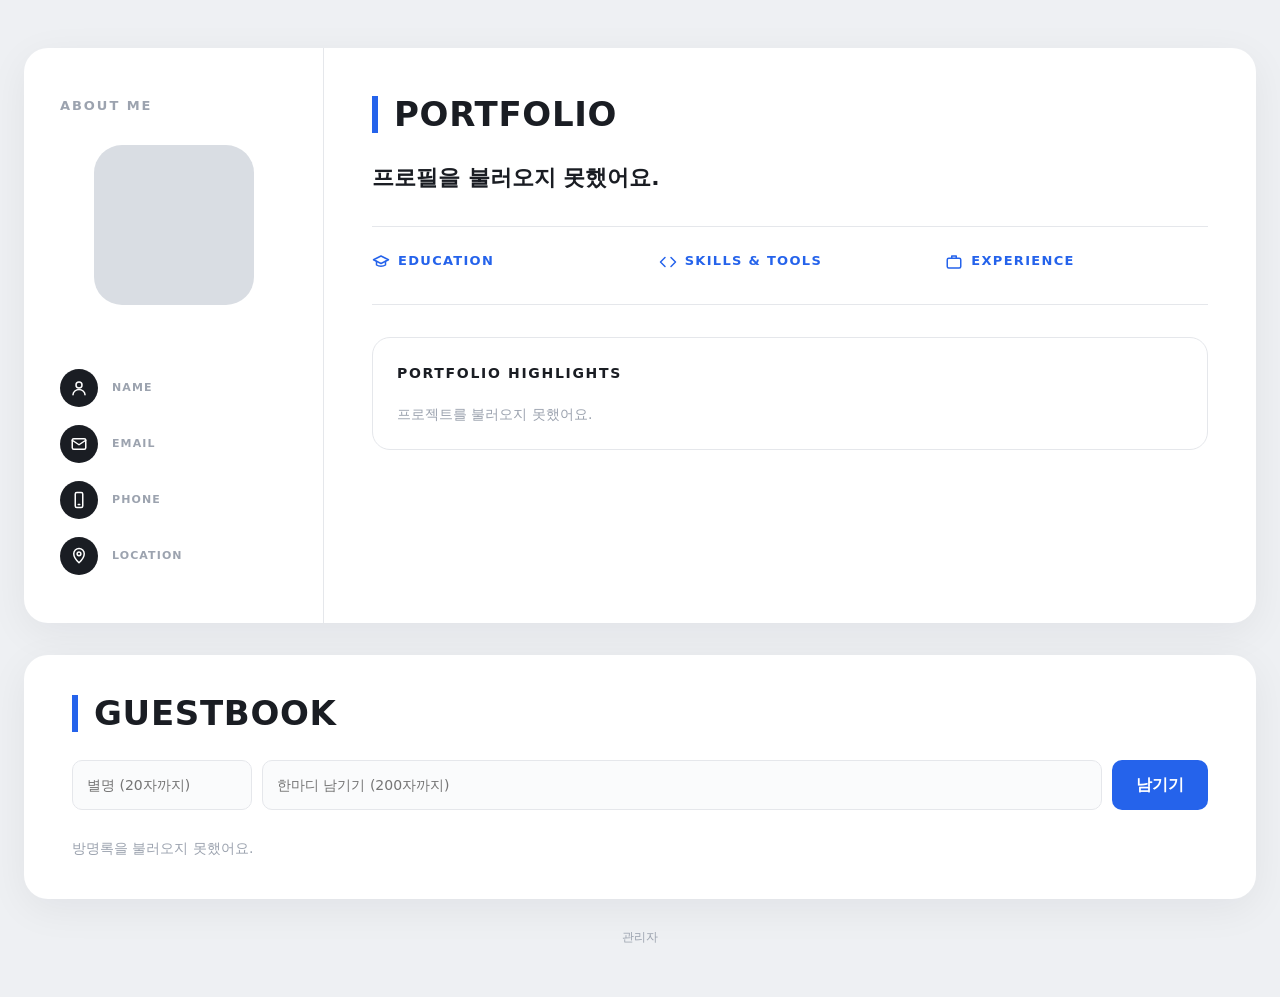
<file: index.html>
<!DOCTYPE html>
<html lang="ko">
<head>
  <meta charset="UTF-8">
  <meta name="viewport" content="width=device-width, initial-scale=1">
  <title>Portfolio</title>
  <link rel="stylesheet" href="style.css">
</head>
<body>
  <main class="page">

    <!-- 흰 큰 카드 -->
    <div class="sheet">

      <!-- 왼쪽: ABOUT ME -->
      <aside class="about">
        <h2 class="label">ABOUT ME</h2>
        <div class="photo" id="photo"></div>
        <h1 class="name" id="name"></h1>
        <p class="job-title" id="job-title"></p>
        <p class="badge" id="career-badge"></p>

        <ul class="contacts">
          <li>
            <span class="icon-circle">
              <svg viewBox="0 0 24 24"><circle cx="12" cy="8" r="4"/><path d="M4 21c0-4 4-7 8-7s8 3 8 7"/></svg>
            </span>
            <div><small>NAME</small><span id="contact-name"></span></div>
          </li>
          <li>
            <span class="icon-circle">
              <svg viewBox="0 0 24 24"><rect x="3" y="5" width="18" height="14" rx="2"/><path d="M3 7l9 6 9-6"/></svg>
            </span>
            <div><small>EMAIL</small><span id="contact-email"></span></div>
          </li>
          <li>
            <span class="icon-circle">
              <svg viewBox="0 0 24 24"><rect x="7" y="2" width="10" height="20" rx="2"/><path d="M11 18h2"/></svg>
            </span>
            <div><small>PHONE</small><span id="contact-phone"></span></div>
          </li>
          <li>
            <span class="icon-circle">
              <svg viewBox="0 0 24 24"><path d="M12 21s-7-6.5-7-12a7 7 0 0 1 14 0c0 5.5-7 12-7 12z"/><circle cx="12" cy="9" r="2.5"/></svg>
            </span>
            <div><small>LOCATION</small><span id="contact-location"></span></div>
          </li>
        </ul>
      </aside>

      <!-- 오른쪽: PORTFOLIO -->
      <section class="content">
        <h2 class="section-title">PORTFOLIO</h2>
        <p class="headline" id="headline"></p>
        <p class="intro" id="intro"></p>

        <div class="info-row">
          <div class="info">
            <h3>
              <svg viewBox="0 0 24 24"><path d="M2 9l10-5 10 5-10 5z"/><path d="M6 11v5c3 2 9 2 12 0v-5"/></svg>
              EDUCATION
            </h3>
            <p id="education"></p>
          </div>
          <div class="info">
            <h3>
              <svg viewBox="0 0 24 24"><path d="M8 6l-6 6 6 6"/><path d="M16 6l6 6-6 6"/></svg>
              SKILLS &amp; TOOLS
            </h3>
            <p id="skills"></p>
          </div>
          <div class="info">
            <h3>
              <svg viewBox="0 0 24 24"><rect x="3" y="7" width="18" height="13" rx="2"/><path d="M9 7V4h6v3"/></svg>
              EXPERIENCE
            </h3>
            <p id="experience"></p>
          </div>
        </div>

        <div class="highlights">
          <h3 class="highlights-title">PORTFOLIO HIGHLIGHTS</h3>
          <div class="cards" id="cards">
            <p class="status">불러오는 중…</p>
          </div>
        </div>

        <blockquote class="quote" id="quote"></blockquote>
      </section>
    </div>

    <!-- 방명록 -->
    <section class="sheet guestbook">
      <h2 class="section-title">GUESTBOOK</h2>
      <div class="gb-form">
        <input type="text" id="gb-nickname" placeholder="별명 (20자까지)" maxlength="20">
        <input type="text" id="gb-message" placeholder="한마디 남기기 (200자까지)" maxlength="200">
        <button type="button" id="gb-submit">남기기</button>
      </div>
      <p class="gb-notice" id="gb-notice"></p>
      <ul class="gb-list" id="gb-list">
        <li class="status">불러오는 중…</li>
      </ul>
    </section>

    <footer class="site-foot">
      <a href="admin.html">관리자</a>
    </footer>

  </main>
  <script src="script.js"></script>
</body>
</html>
</file>
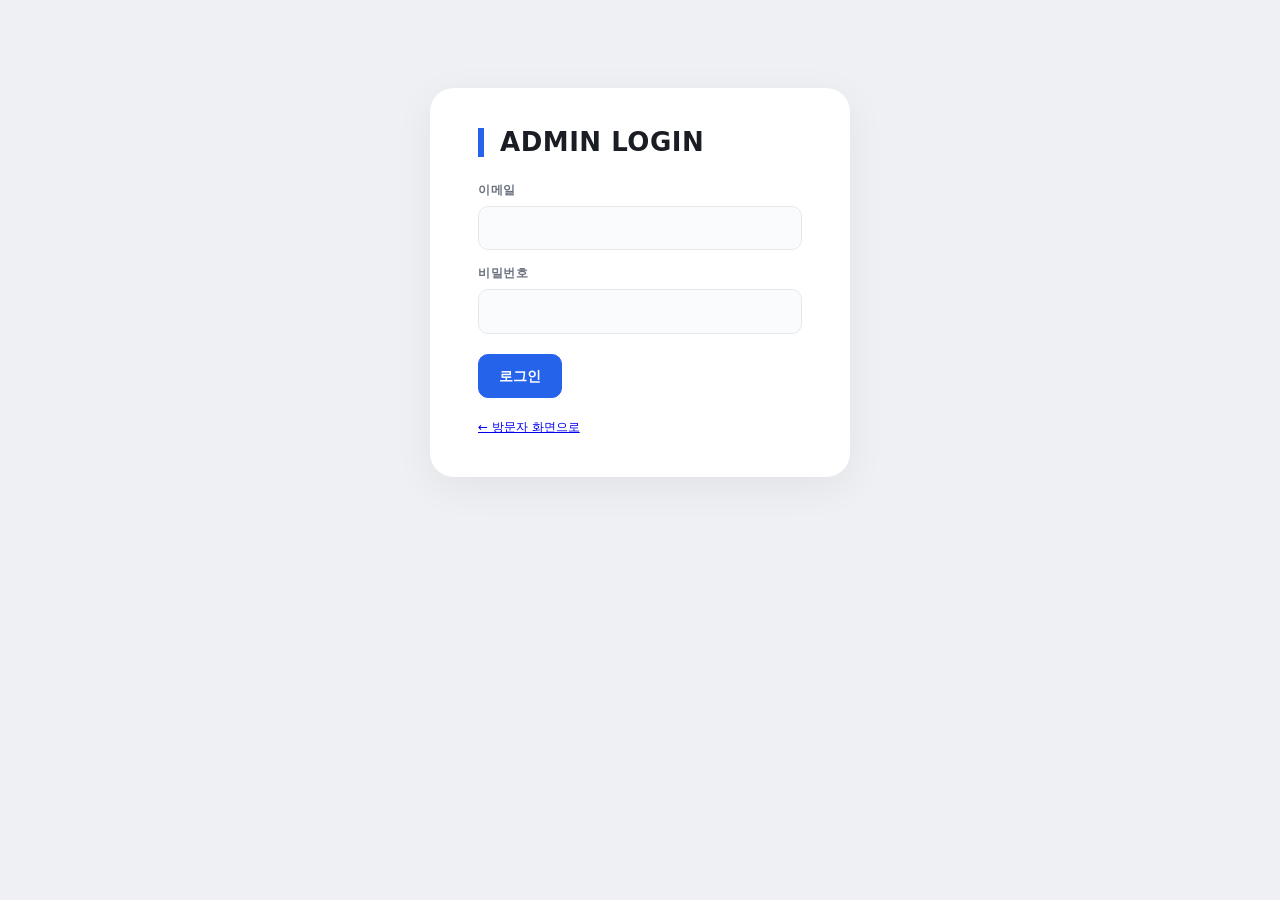
<file: admin.html>
<!DOCTYPE html>
<html lang="ko">
<head>
  <meta charset="UTF-8">
  <meta name="viewport" content="width=device-width, initial-scale=1">
  <meta name="robots" content="noindex">
  <title>관리자 | Portfolio</title>
  <link rel="stylesheet" href="style.css">
  <style>
    /* 관리자 화면에만 쓰는 모양 (색·글꼴은 style.css 것을 그대로 쓴다) */
    .admin .sheet { display: block; padding: 40px 48px; margin-bottom: 24px; }
    .admin .section-title { font-size: 26px; margin-bottom: 24px; }
    .hidden { display: none !important; }

    .admin-top { display: flex; align-items: center; justify-content: space-between; gap: 12px; flex-wrap: wrap; }
    .admin-top .section-title { margin-bottom: 0; }
    .admin-top p { color: var(--gray); font-size: 14px; }

    .admin-nav { display: flex; flex-wrap: wrap; gap: 8px; margin-top: 20px; }
    .admin-nav a {
      font-size: 13px; font-weight: 700; color: var(--blue); text-decoration: none;
      background: var(--blue-soft); padding: 6px 14px; border-radius: 999px;
    }

    .login-box { max-width: 420px; margin: 40px auto; }

    .fields { display: grid; grid-template-columns: repeat(2, 1fr); gap: 14px 18px; }
    .fields .wide { grid-column: 1 / -1; }
    .field label {
      display: block; font-size: 12px; font-weight: 700; letter-spacing: 0.05em;
      color: var(--gray); margin-bottom: 6px;
    }
    .field input[type="text"], .field input[type="email"], .field input[type="password"],
    .field input[type="number"], .field textarea {
      width: 100%; font: inherit; font-size: 14px; padding: 10px 12px;
      border: 1px solid var(--line); border-radius: 10px; background: #fafbfc;
    }
    .field textarea { min-height: 84px; resize: vertical; }
    .field input:focus, .field textarea:focus { outline: none; border-color: var(--blue); background: #fff; }
    .field input[type="file"] { font: inherit; font-size: 13px; }
    .hint { font-size: 12px; color: var(--gray-light); margin-top: 4px; }
    .current-file { font-size: 13px; margin-top: 6px; display: flex; align-items: center; gap: 8px; flex-wrap: wrap; }
    .current-file a { color: var(--blue); word-break: break-all; }

    .btn {
      font: inherit; font-size: 14px; font-weight: 700; padding: 10px 20px;
      border-radius: 10px; border: 1px solid var(--line); background: #fff;
      color: var(--text); cursor: pointer;
    }
    .btn:hover { border-color: var(--blue); color: var(--blue); }
    .btn:disabled { opacity: 0.5; cursor: default; }
    .btn-primary { background: var(--blue); border-color: var(--blue); color: #fff; }
    .btn-primary:hover { color: #fff; filter: brightness(1.08); }
    .btn-danger { color: #e11d48; border-color: #fecdd3; }
    .btn-danger:hover { color: #fff; background: #e11d48; border-color: #e11d48; }
    .btn-small { font-size: 12px; padding: 5px 10px; border-radius: 8px; }

    .actions { display: flex; gap: 10px; align-items: center; flex-wrap: wrap; margin-top: 20px; }
    .msg { font-size: 13px; min-height: 1.4em; }
    .msg.ok { color: #059669; }
    .msg.err { color: #e11d48; }

    .photo-preview { width: 96px; height: 96px; margin: 0 0 8px; border-radius: 20px; }

    .row-list { display: flex; flex-direction: column; gap: 10px; }
    .row {
      display: flex; align-items: center; gap: 14px;
      border: 1px solid var(--line); border-radius: 14px; padding: 12px 14px;
    }
    .row-thumb { flex: none; width: 72px; height: 46px; border-radius: 8px; background: #d9dde3; overflow: hidden; }
    .row-thumb img { width: 100%; height: 100%; object-fit: cover; display: block; }
    .row-main { flex: 1; min-width: 0; }
    .row-main .card-meta { font-size: 12px; }
    .row-main strong { display: block; font-size: 15px; overflow: hidden; text-overflow: ellipsis; white-space: nowrap; }
    .row-main p { font-size: 13px; color: var(--gray); word-break: break-word; }
    .row-likes { flex: none; font-size: 13px; color: #e11d48; font-weight: 700; }
    .row-buttons { flex: none; display: flex; gap: 6px; flex-wrap: wrap; justify-content: flex-end; }

    .edit-box { border: 1px solid var(--blue); border-radius: 16px; padding: 24px; margin-bottom: 20px; background: #fbfcff; }
    .edit-box h3 { font-size: 16px; margin-bottom: 16px; }

    @media (max-width: 700px) {
      .admin .sheet { padding: 28px 20px; }
      .fields { grid-template-columns: 1fr; }
      .row { flex-wrap: wrap; }
      .row-buttons { width: 100%; justify-content: flex-start; }
    }
  </style>
</head>
<body>
  <main class="page admin">

    <!-- 로그인 화면 -->
    <section class="sheet login-box" id="login-view">
      <h2 class="section-title">ADMIN LOGIN</h2>
      <div class="field">
        <label for="login-email">이메일</label>
        <input type="email" id="login-email" autocomplete="username">
      </div>
      <div class="field" style="margin-top: 14px;">
        <label for="login-password">비밀번호</label>
        <input type="password" id="login-password" autocomplete="current-password">
      </div>
      <div class="actions">
        <button type="button" class="btn btn-primary" id="login-button">로그인</button>
        <span class="msg err" id="login-msg"></span>
      </div>
      <p class="hint" style="margin-top: 20px;"><a href="index.html">← 방문자 화면으로</a></p>
    </section>

    <!-- 관리자가 아닌 사람 -->
    <section class="sheet login-box hidden" id="denied-view">
      <h2 class="section-title">ADMIN</h2>
      <p>관리자만 쓸 수 있어요.</p>
      <p class="hint" id="denied-email"></p>
      <div class="actions">
        <button type="button" class="btn" data-logout>로그아웃</button>
        <a href="index.html" class="hint">방문자 화면으로</a>
      </div>
    </section>

    <!-- 관리자 화면 -->
    <div id="admin-view" class="hidden">

      <section class="sheet">
        <div class="admin-top">
          <h2 class="section-title">ADMIN</h2>
          <div class="actions" style="margin-top: 0;">
            <p id="admin-email"></p>
            <a class="btn" href="index.html" target="_blank" rel="noopener" style="text-decoration: none;">방문자 화면 보기</a>
            <button type="button" class="btn" data-logout>로그아웃</button>
          </div>
        </div>
        <nav class="admin-nav">
          <a href="#profile-section">프로필</a>
          <a href="#projects-section">포트폴리오 카드</a>
          <a href="#guestbook-section">방명록</a>
          <a href="#likes-section">좋아요</a>
        </nav>
      </section>

      <!-- 프로필 -->
      <section class="sheet" id="profile-section">
        <h2 class="section-title">PROFILE</h2>
        <div class="fields">
          <div class="field wide">
            <label for="pf-photo">프로필 사진</label>
            <div class="photo photo-preview" id="pf-photo-preview"></div>
            <input type="file" id="pf-photo" accept="image/png,image/jpeg,image/webp,image/gif">
            <p class="hint">PNG·JPG·WEBP·GIF, 10MB까지. 고른 사진은 저장 버튼을 누를 때 올라가요.</p>
          </div>
          <div class="field"><label for="pf-name">이름</label><input type="text" id="pf-name"></div>
          <div class="field"><label for="pf-title">직함</label><input type="text" id="pf-title"></div>
          <div class="field"><label for="pf-career_badge">경력 배지</label><input type="text" id="pf-career_badge"></div>
          <div class="field"><label for="pf-email">이메일</label><input type="text" id="pf-email"></div>
          <div class="field"><label for="pf-phone">연락처</label><input type="text" id="pf-phone"></div>
          <div class="field"><label for="pf-location">위치</label><input type="text" id="pf-location"></div>
          <div class="field wide"><label for="pf-headline">한 줄 소개 (이름이 들어가면 파란 밑줄)</label><input type="text" id="pf-headline"></div>
          <div class="field wide"><label for="pf-intro">소개 글</label><textarea id="pf-intro"></textarea></div>
          <div class="field"><label for="pf-education">EDUCATION</label><textarea id="pf-education"></textarea></div>
          <div class="field"><label for="pf-skills">SKILLS &amp; TOOLS</label><textarea id="pf-skills"></textarea></div>
          <div class="field"><label for="pf-experience">EXPERIENCE</label><textarea id="pf-experience"></textarea></div>
          <div class="field"><label for="pf-quote">맨 아래 인용</label><textarea id="pf-quote"></textarea></div>
        </div>
        <div class="actions">
          <button type="button" class="btn btn-primary" id="pf-save">프로필 저장</button>
          <span class="msg" id="pf-msg"></span>
        </div>
      </section>

      <!-- 포트폴리오 카드 -->
      <section class="sheet" id="projects-section">
        <h2 class="section-title">PORTFOLIO CARDS</h2>

        <div class="edit-box hidden" id="pj-editor">
          <h3 id="pj-editor-title">카드 추가</h3>
          <div class="fields">
            <div class="field"><label for="pj-number">번호 (예: 01)</label><input type="text" id="pj-number"></div>
            <div class="field"><label for="pj-category">분류</label><input type="text" id="pj-category"></div>
            <div class="field wide"><label for="pj-title">제목 (꼭 적기)</label><input type="text" id="pj-title"></div>
            <div class="field wide"><label for="pj-description">설명</label><textarea id="pj-description"></textarea></div>
            <div class="field wide"><label for="pj-tags">태그 (쉼표로 나누기, 예: 총괄 PM, UI/UX)</label><input type="text" id="pj-tags"></div>
            <div class="field">
              <label for="pj-thumbnail">썸네일 이미지</label>
              <input type="file" id="pj-thumbnail" accept="image/png,image/jpeg,image/webp,image/gif">
              <p class="hint">PNG·JPG·WEBP·GIF, 10MB까지</p>
              <div class="current-file" id="pj-thumbnail-current"></div>
            </div>
            <div class="field">
              <label for="pj-file">첨부 파일</label>
              <input type="file" id="pj-file" accept="application/pdf,image/png,image/jpeg,image/webp,image/gif">
              <p class="hint">PDF 또는 이미지, 10MB까지</p>
              <div class="current-file" id="pj-file-current"></div>
            </div>
          </div>
          <div class="actions">
            <button type="button" class="btn btn-primary" id="pj-save">저장</button>
            <button type="button" class="btn" id="pj-cancel">취소</button>
            <span class="msg" id="pj-msg"></span>
          </div>
        </div>

        <div class="actions" style="margin: 0 0 16px;">
          <button type="button" class="btn btn-primary" id="pj-add">+ 카드 추가</button>
          <span class="msg" id="pj-list-msg"></span>
        </div>
        <div class="row-list" id="pj-list"><p class="status">불러오는 중…</p></div>
      </section>

      <!-- 방명록 -->
      <section class="sheet" id="guestbook-section">
        <h2 class="section-title">GUESTBOOK</h2>
        <p class="msg" id="gb-msg"></p>
        <div class="row-list" id="gb-admin-list"><p class="status">불러오는 중…</p></div>
      </section>

      <!-- 좋아요 -->
      <section class="sheet" id="likes-section">
        <h2 class="section-title">LIKES</h2>
        <p class="msg" id="lk-msg"></p>
        <div class="row-list" id="lk-list"><p class="status">불러오는 중…</p></div>
      </section>

    </div>
  </main>
  <script src="admin.js"></script>
</body>
</html>
</file>
<file: style.css>
/* ===== 색과 기본값 ===== */
:root {
  --bg: #eef0f3;          /* 연회색 바탕 */
  --sheet: #ffffff;       /* 흰 카드 */
  --blue: #2563eb;        /* 파란 강조색 */
  --blue-soft: #e8efff;
  --text: #1a1d23;
  --gray: #6b7280;
  --gray-light: #9ca3af;
  --line: #e5e7eb;
  --tag-bg: #f1f3f6;
}

* { box-sizing: border-box; }

body {
  margin: 0;
  background: var(--bg);
  color: var(--text);
  font-family: "Pretendard", "Apple SD Gothic Neo", "Malgun Gothic", "Noto Sans KR", system-ui, sans-serif;
  line-height: 1.6;
}

h1, h2, h3, p, ul, blockquote { margin: 0; }
ul { padding: 0; list-style: none; }

.page {
  max-width: 1280px;
  margin: 0 auto;
  padding: 48px 24px;
}

/* ===== 흰 큰 카드 ===== */
.sheet {
  background: var(--sheet);
  border-radius: 24px;
  box-shadow: 0 10px 40px rgba(17, 24, 39, 0.06);
  display: grid;
  grid-template-columns: 300px 1fr;
  overflow: hidden;
}

/* ===== 왼쪽 ABOUT ME ===== */
.about {
  padding: 48px 36px;
  border-right: 1px solid var(--line);
  display: flex;
  flex-direction: column;
  align-items: center;
  text-align: center;
}

.label {
  align-self: flex-start;
  font-size: 13px;
  letter-spacing: 0.15em;
  color: var(--gray-light);
  margin-bottom: 28px;
}

.photo {
  width: 160px;
  height: 160px;
  border-radius: 28px;
  background: #d9dde3;   /* 사진이 없을 때 회색 자리 */
  overflow: hidden;
  margin-bottom: 24px;
}
.photo img {
  width: 100%;
  height: 100%;
  object-fit: cover;
  display: block;
}

.name {
  font-size: 28px;
  font-weight: 800;
}

.job-title {
  color: var(--blue);
  font-weight: 700;
  margin-top: 4px;
}

.badge {
  margin-top: 16px;
  padding: 6px 16px;
  border: 1.5px solid var(--blue);
  border-radius: 999px;
  color: var(--blue);
  font-size: 13px;
  font-weight: 700;
}
.badge:empty { display: none; }

.contacts {
  margin-top: 36px;
  width: 100%;
  display: flex;
  flex-direction: column;
  gap: 18px;
  text-align: left;
}
.contacts li {
  display: flex;
  align-items: center;
  gap: 14px;
}
.contacts small {
  display: block;
  font-size: 11px;
  letter-spacing: 0.1em;
  color: var(--gray-light);
  font-weight: 700;
}
.contacts span:not(.icon-circle) {
  font-size: 14px;
  font-weight: 600;
  word-break: break-all;
}

.icon-circle {
  flex: none;
  width: 38px;
  height: 38px;
  border-radius: 50%;
  background: var(--text);
  display: flex;
  align-items: center;
  justify-content: center;
}

svg {
  width: 18px;
  height: 18px;
  fill: none;
  stroke: currentColor;
  stroke-width: 2;
  stroke-linecap: round;
  stroke-linejoin: round;
}
.icon-circle svg { stroke: #fff; }

/* ===== 오른쪽 PORTFOLIO ===== */
.content {
  padding: 48px 48px 40px;
  min-width: 0;
}

.section-title {
  font-size: 34px;
  font-weight: 800;
  letter-spacing: 0.02em;
  padding-left: 16px;
  border-left: 6px solid var(--blue);
  line-height: 1.1;
  margin-bottom: 28px;
}

.headline {
  font-size: 22px;
  font-weight: 700;
  line-height: 1.5;
}
.headline .hl-name {
  color: var(--blue);
  text-decoration: underline;
  text-decoration-color: var(--blue);
  text-decoration-thickness: 3px;
  text-underline-offset: 6px;
}

.intro {
  margin-top: 14px;
  color: var(--gray);
  white-space: pre-line;
}

.info-row {
  margin-top: 32px;
  display: grid;
  grid-template-columns: repeat(3, 1fr);
  gap: 24px;
  padding: 24px 0;
  border-top: 1px solid var(--line);
  border-bottom: 1px solid var(--line);
}
.info h3 {
  display: flex;
  align-items: center;
  gap: 8px;
  font-size: 13px;
  letter-spacing: 0.1em;
  color: var(--blue);
  margin-bottom: 8px;
}
.info p {
  font-size: 14px;
  white-space: pre-line;
}

/* ===== PORTFOLIO HIGHLIGHTS ===== */
.highlights {
  margin-top: 32px;
  border: 1px solid var(--line);
  border-radius: 18px;
  padding: 24px;
}
.highlights-title {
  font-size: 14px;
  letter-spacing: 0.12em;
  margin-bottom: 18px;
}

.cards {
  display: grid;
  grid-template-columns: repeat(4, 1fr);
  gap: 16px;
}

.card {
  display: flex;
  flex-direction: column;
  border: 1px solid var(--line);
  border-radius: 14px;
  overflow: hidden;
  background: #fff;
  transition: transform 0.15s, box-shadow 0.15s;
}
.card:hover {
  transform: translateY(-3px);
  box-shadow: 0 8px 20px rgba(17, 24, 39, 0.08);
}

.card-link {
  display: block;
  color: inherit;
  text-decoration: none;
  flex: 1;
}

/* 브라우저 창 모양 썸네일 */
.browser {
  background: #f3f4f6;
  border-bottom: 1px solid var(--line);
}
.browser-bar {
  display: flex;
  gap: 5px;
  padding: 8px 10px;
}
.browser-bar i {
  width: 8px;
  height: 8px;
  border-radius: 50%;
  background: #cfd4db;
}
.browser-bar i:nth-child(1) { background: #ff6b6b; }
.browser-bar i:nth-child(2) { background: #ffc94d; }
.browser-bar i:nth-child(3) { background: #4cd07d; }
.browser-view {
  aspect-ratio: 16 / 10;
  background: #d9dde3;
}
.browser-view img {
  width: 100%;
  height: 100%;
  object-fit: cover;
  display: block;
}

.card-body { padding: 14px 14px 6px; }
.card-meta {
  font-size: 12px;
  font-weight: 700;
  color: var(--blue);
}
.card-meta b { margin-right: 6px; }
.card-title {
  margin-top: 4px;
  font-size: 15px;
  font-weight: 800;
  line-height: 1.4;
}
.card-desc {
  margin-top: 6px;
  font-size: 13px;
  color: var(--gray);
  display: -webkit-box;
  -webkit-line-clamp: 2;   /* 설명은 두 줄까지 */
  -webkit-box-orient: vertical;
  overflow: hidden;
}

.card-foot {
  display: flex;
  align-items: center;
  justify-content: space-between;
  gap: 8px;
  padding: 8px 14px 14px;
}
.tags {
  display: flex;
  flex-wrap: wrap;
  gap: 4px;
}
.tags span {
  font-size: 11px;
  background: var(--tag-bg);
  color: var(--gray);
  padding: 3px 8px;
  border-radius: 6px;
}

.like {
  flex: none;
  display: flex;
  align-items: center;
  gap: 4px;
  border: 1px solid var(--line);
  background: #fff;
  border-radius: 999px;
  padding: 4px 10px;
  font: inherit;
  font-size: 13px;
  color: var(--gray);
  cursor: pointer;
}
.like svg { width: 15px; height: 15px; }
.like:hover { border-color: var(--blue); color: var(--blue); }
.like.liked {
  color: #e11d48;
  border-color: #fecdd3;
  background: #fff1f2;
  cursor: default;
}
.like.liked svg { fill: currentColor; }

.quote {
  margin-top: 32px;
  font-style: italic;
  color: var(--gray);
  text-align: center;
  font-size: 16px;
}
.quote:not(:empty)::before { content: "“"; }
.quote:not(:empty)::after { content: "”"; }

.status {
  color: var(--gray-light);
  font-size: 14px;
  grid-column: 1 / -1;
}

/* ===== 방명록 ===== */
.guestbook {
  display: block;
  margin-top: 32px;
  padding: 40px 48px;
}

.gb-form {
  display: grid;
  grid-template-columns: 180px 1fr auto;
  gap: 10px;
}
.gb-form input {
  font: inherit;
  font-size: 14px;
  padding: 12px 14px;
  border: 1px solid var(--line);
  border-radius: 10px;
  background: #fafbfc;
  min-width: 0;
}
.gb-form input:focus {
  outline: none;
  border-color: var(--blue);
  background: #fff;
}
.gb-form button {
  font: inherit;
  font-weight: 700;
  padding: 12px 24px;
  border: none;
  border-radius: 10px;
  background: var(--blue);
  color: #fff;
  cursor: pointer;
}
.gb-form button:disabled { opacity: 0.6; cursor: default; }

.gb-notice {
  min-height: 1.6em;
  margin-top: 6px;
  font-size: 13px;
  color: #e11d48;
}

.gb-list {
  display: flex;
  flex-direction: column;
  gap: 10px;
}
.gb-list li:not(.status) {
  border: 1px solid var(--line);
  border-radius: 12px;
  padding: 14px 18px;
}
.gb-head {
  display: flex;
  justify-content: space-between;
  gap: 10px;
  font-size: 13px;
}
.gb-head b { color: var(--blue); }
.gb-head time { color: var(--gray-light); }
.gb-text {
  margin-top: 4px;
  font-size: 14px;
  word-break: break-word;
}

/* ===== 맨 아래 관리자 링크 ===== */
.site-foot {
  margin-top: 24px;
  text-align: center;
}
.site-foot a {
  font-size: 12px;
  color: var(--gray-light);
  text-decoration: none;
}
.site-foot a:hover { color: var(--blue); }

/* ===== 화면 폭에 따라 ===== */
@media (max-width: 1100px) {
  .cards { grid-template-columns: repeat(2, 1fr); }
}

@media (max-width: 860px) {
  .page { padding: 24px 16px; }
  .sheet { grid-template-columns: 1fr; }
  .about {
    border-right: none;
    border-bottom: 1px solid var(--line);
    padding: 36px 24px;
  }
  .contacts { max-width: 360px; }
  .content { padding: 36px 24px; }
  .guestbook { padding: 32px 24px; }
}

@media (max-width: 600px) {
  .section-title { font-size: 28px; }
  .headline { font-size: 19px; }
  .info-row { grid-template-columns: 1fr; gap: 18px; }
  .highlights { padding: 16px; }
  .cards { grid-template-columns: 1fr; }
  .gb-form { grid-template-columns: 1fr; }
}
</file>
